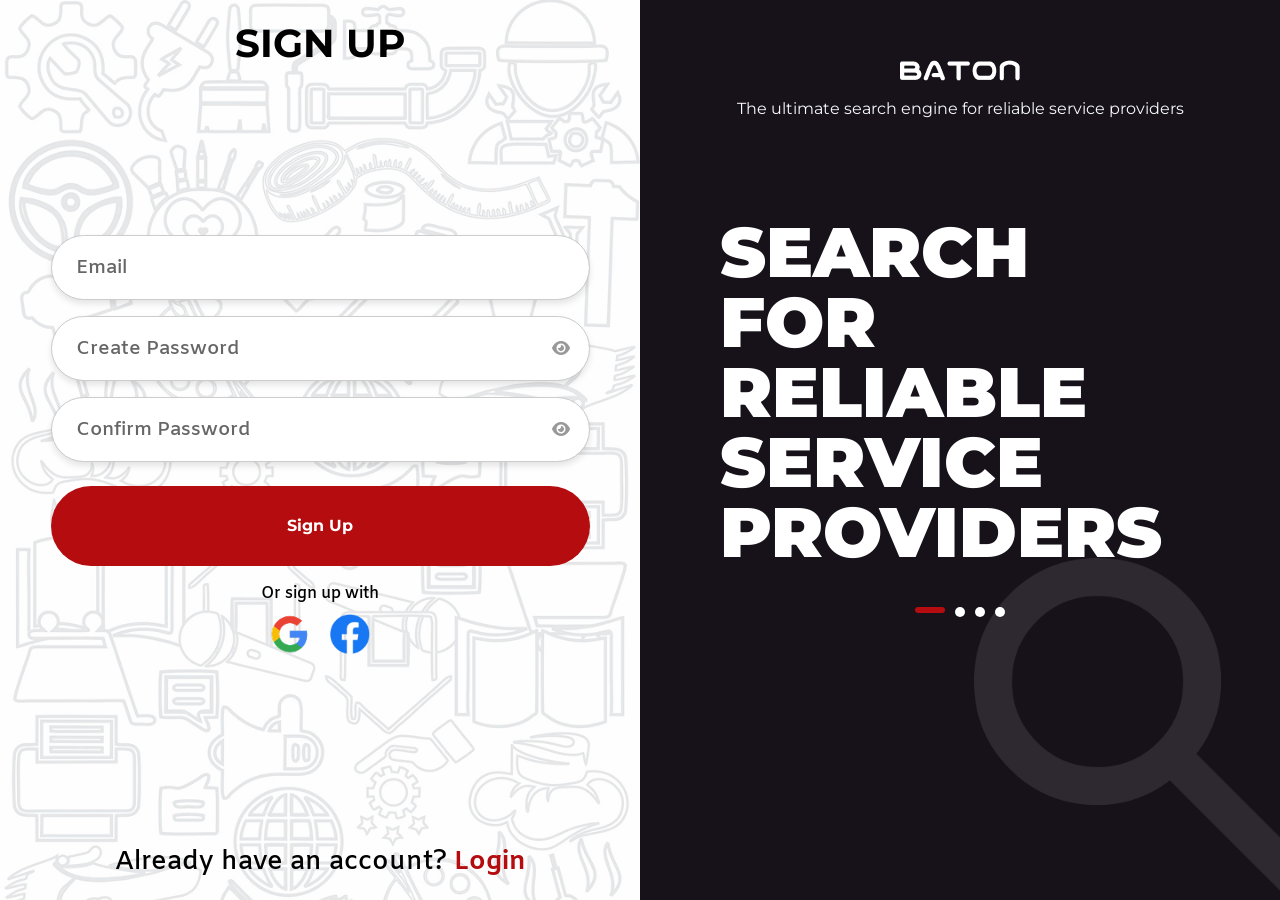
<file: index.html>
<!DOCTYPE html>
<html lang="en">

<head>
  <meta charset="UTF-8" />
  <meta name="viewport" content="width=device-width, initial-scale=1.0" />
  <title>Baton Sign Up</title>
  <link href="https://cdn.jsdelivr.net/npm/bootstrap@5.3.2/dist/css/bootstrap.min.css" rel="stylesheet" />
  <link href="https://cdnjs.cloudflare.com/ajax/libs/font-awesome/6.5.0/css/all.min.css" rel="stylesheet" />
  <link href="https://fonts.googleapis.com/css2?family=Amiko:wght@400;600&display=swap" rel="stylesheet" />
  <link href="https://fonts.googleapis.com/css2?family=Montserrat:wght@700&display=swap" rel="stylesheet" />


 <link href="assets/css/style.css" rel="stylesheet" />

</head>

<body>
  <div class="container-fluid h-100">
    <div class="row h-100">
      <!-- Left Panel -->




      <div class="col-md-6 left-panel d-flex flex-column justify-content-between h-100 p-0">

        <!-- TOP SECTION -->
        <div class="text-center  p-4">
          <h2 class="button-big m-0">SIGN UP</h2>
        </div>

        <!-- MIDDLE SECTION -->
        <div class="form-wrapper">
          <form>
            <input type="email" class="form-control mb-3 custom-input" placeholder="Email">

            <div class="password-wrapper mb-3">
              <input type="password" class="form-control custom-input" id="password" placeholder="Create Password">
              <i class="fa fa-eye toggle-password" onclick="toggleVisibility('password', this)"></i>
            </div>

            <div class="password-wrapper mb-4">
              <input type="password" class="form-control custom-input" id="confirmPassword"
                placeholder="Confirm Password">
              <i class="fa fa-eye toggle-password" onclick="toggleVisibility('confirmPassword', this)"></i>
            </div>

            <button type="submit" class="btn baton text-white mb-3" style="
        font-family: 'Montserrat', sans-serif;
        width: 539px;
        height: 80px;
        border-radius: 48.56px;
        border-width: 1.62px;
        font-weight: bold;">
              Sign Up
            </button>
          </form>

          <p class="text-center text-black fw-semibold mb-2" style="font-family: 'Amiko', sans-serif;">Or sign up with
          </p>

          <div class="social-icons d-flex justify-content-center mb-4">
            <img src="assets/images/icons/google.png" alt="Google"
              style="width: 40px; height: 40px; margin: 0 10px; cursor: pointer;">
            <img src="assets/images/icons/facebook.png" alt="Facebook"
              style="width: 40px; height: 40px; margin: 0 10px; cursor: pointer;">
          </div>
        </div>

        <!-- BOTTOM SECTION -->
        <div class="text-center p-4">
          <small style="
      font-family: 'Amiko', sans-serif;
      font-weight: 600;
      font-size: 25.9px;
      line-height: 100%;
      letter-spacing: 0;
      text-align: center;
      color: #000000;">
            Already have an account?
            <a href="login.html" class="fw-bold text-decoration-none batonText">Login</a>
          </small>
        </div>

      </div>




      <!-- Right Panel -->
      <div class="col-md-6 right-panel position-relative">
        <!-- Backgrounds for each slide -->
        <div id="slide1-background" class="slide-bg slide1-bg"></div>
        <div id="slide2-background" class="slide-bg slide2-bg"></div>
        <div id="slide3-background" class="slide-bg slide3-bg"></div>
        <div id="slide4-background" class="slide-bg slide4-bg"></div>

        <!-- Foreground content -->
        <!-- Foreground content -->
<div class="text-center position-relative" style="z-index: 2;">
  <img src="assets/images/logo/BATON.png" alt="Baton Logo" class="mb-3" style="max-width: 200px;" />
  <p class="text-light">The ultimate search engine for reliable service providers</p>

  <div id="customCarousel" class="carousel slide carousel-fade flex-grow-1" data-bs-ride="carousel" data-bs-interval="3000">
    <div class="carousel-inner carousel-content">
      <div class="carousel-item active">
        <h1 class="hero-text">Search for reliable service providers</h1>
      </div>
      <div class="carousel-item">
        <h1 class="hero-text">Find trusted experts instantly</h1>
      </div>
      <div class="carousel-item">
        <h1 class="hero-text">Book verified services with ease</h1>
      </div>
      <div class="carousel-item">
        <h1 class="hero-text">Your trusted Baton companion</h1>
      </div>
    </div>
  </div>

  <div class="slider-indicators">
    <div class="custom-indicator active"></div>
    <div class="custom-indicator inactive"></div>
    <div class="custom-indicator inactive"></div>
    <div class="custom-indicator inactive"></div>
  </div>
</div>



      </div>
    </div>

    <!-- Bootstrap JS + Indicator Sync Script -->
    <script src="https://cdn.jsdelivr.net/npm/bootstrap@5.3.2/dist/js/bootstrap.bundle.min.js"></script>


  <script src="assets/js/auth.js"></script>





</body>

</html>
</file>
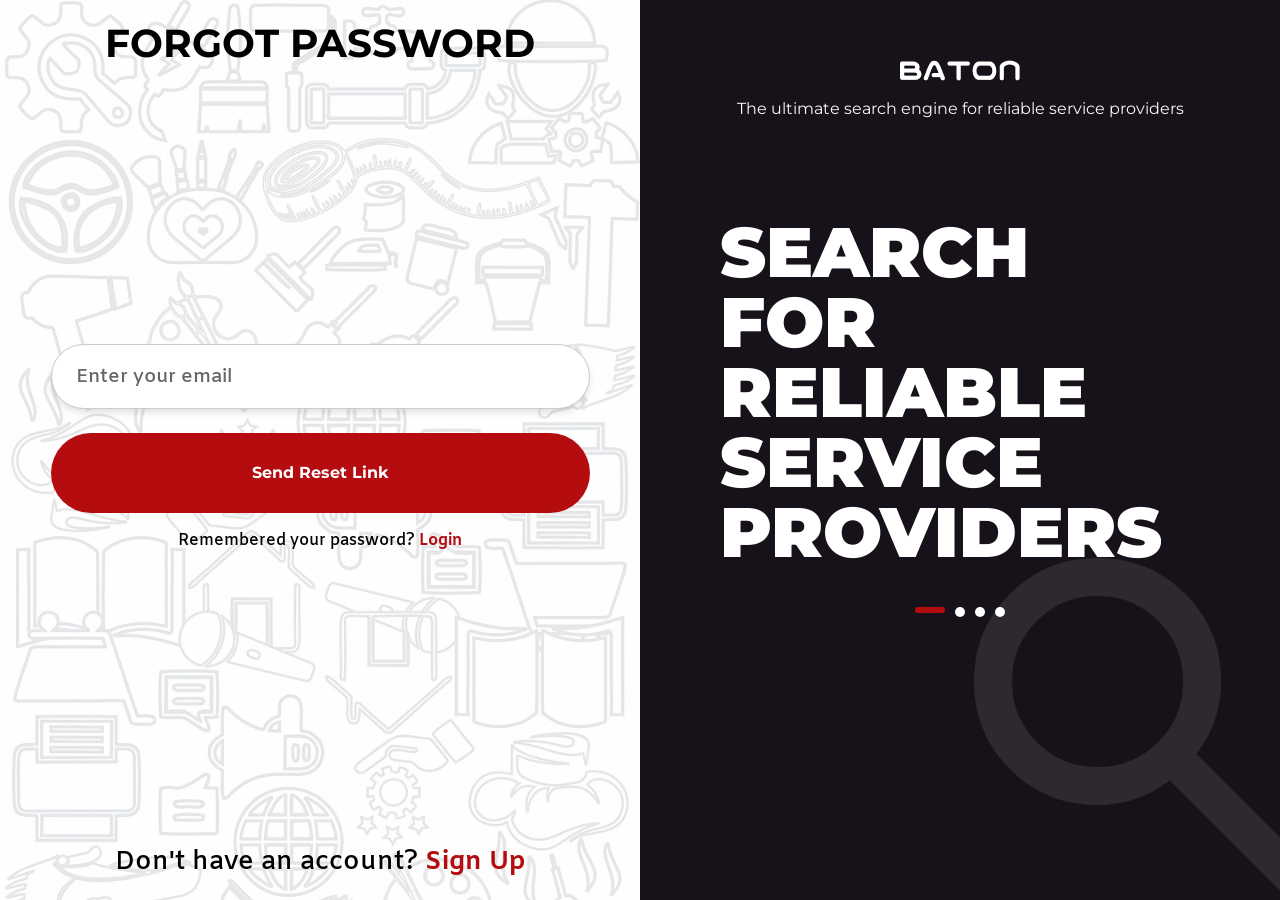
<file: forgot-password.html>
<!DOCTYPE html>
<html lang="en">

<head>
  <meta charset="UTF-8" />
  <meta name="viewport" content="width=device-width, initial-scale=1.0" />
  <title>Forgot Password - Baton</title>

  <!-- External Styles -->
  <link href="https://cdn.jsdelivr.net/npm/bootstrap@5.3.2/dist/css/bootstrap.min.css" rel="stylesheet" />
  <link href="https://cdnjs.cloudflare.com/ajax/libs/font-awesome/6.5.0/css/all.min.css" rel="stylesheet" />
  <link href="https://fonts.googleapis.com/css2?family=Amiko:wght@400;600&display=swap" rel="stylesheet" />
  <link href="https://fonts.googleapis.com/css2?family=Montserrat:wght@700&display=swap" rel="stylesheet" />
  <link href="assets/css/style.css" rel="stylesheet" />
</head>

<body>
  <div class="container-fluid h-100">
    <div class="row h-100">
      
      <!-- Left Panel -->
      <div class="col-md-6 left-panel d-flex flex-column justify-content-between h-100 p-0">
        
        <!-- TOP SECTION -->
        <div class="text-center p-4">
          <h2 class="button-big m-0">FORGOT PASSWORD</h2>
        </div>

        <!-- MIDDLE SECTION -->
        <div class="form-wrapper">
          <form>
            <input type="email" class="form-control mb-4 custom-input" placeholder="Enter your email" />

            <button type="submit" class="btn baton text-white mb-3" style="
              font-family: 'Montserrat', sans-serif;
              width: 539px;
              height: 80px;
              border-radius: 48.56px;
              border-width: 1.62px;
              font-weight: bold;">
              Send Reset Link
            </button>
          </form>

          <p class="text-center text-black fw-semibold" style="font-family: 'Amiko', sans-serif;">
            Remembered your password?
            <a href="login.html" class="fw-bold text-decoration-none batonText">Login</a>
          </p>
        </div>

        <!-- BOTTOM SECTION -->
        <div class="text-center p-4">
          <small style="
            font-family: 'Amiko', sans-serif;
            font-weight: 600;
            font-size: 25.9px;
            line-height: 100%;
            letter-spacing: 0;
            text-align: center;
            color: #000000;">
            Don't have an account?
            <a href="signup.html" class="fw-bold text-decoration-none batonText">Sign Up</a>
          </small>
        </div>

      </div>

      <!-- Right Panel -->
      <div class="col-md-6 right-panel position-relative">
        <!-- Backgrounds for slides -->
        <div id="slide1-background" class="slide-bg slide1-bg"></div>
        <div id="slide2-background" class="slide-bg slide2-bg"></div>
        <div id="slide3-background" class="slide-bg slide3-bg"></div>
        <div id="slide4-background" class="slide-bg slide4-bg"></div>

        <!-- Foreground content -->
        <div class="text-center position-relative" style="z-index: 2;">
          <img src="assets/images/logo/BATON.png" alt="Baton Logo" class="mb-3" style="max-width: 200px;" />
          <p class="text-light">The ultimate search engine for reliable service providers</p>

          <div id="customCarousel" class="carousel slide carousel-fade flex-grow-1" data-bs-ride="carousel" data-bs-interval="3000">
            <div class="carousel-inner carousel-content">
              <div class="carousel-item active">
                <h1 class="hero-text">Search for reliable service providers</h1>
              </div>
              <div class="carousel-item">
                <h1 class="hero-text">Find trusted experts instantly</h1>
              </div>
              <div class="carousel-item">
                <h1 class="hero-text">Book verified services with ease</h1>
              </div>
              <div class="carousel-item">
                <h1 class="hero-text">Your trusted Baton companion</h1>
              </div>
            </div>
          </div>

          <div class="slider-indicators">
            <div class="custom-indicator active"></div>
            <div class="custom-indicator inactive"></div>
            <div class="custom-indicator inactive"></div>
            <div class="custom-indicator inactive"></div>
          </div>
        </div>
      </div>
    </div>
  </div>

  <!-- Bootstrap & Custom JS -->
  <script src="https://cdn.jsdelivr.net/npm/bootstrap@5.3.2/dist/js/bootstrap.bundle.min.js"></script>
  <script src="assets/js/auth.js"></script>
</body>

</html>
</file>
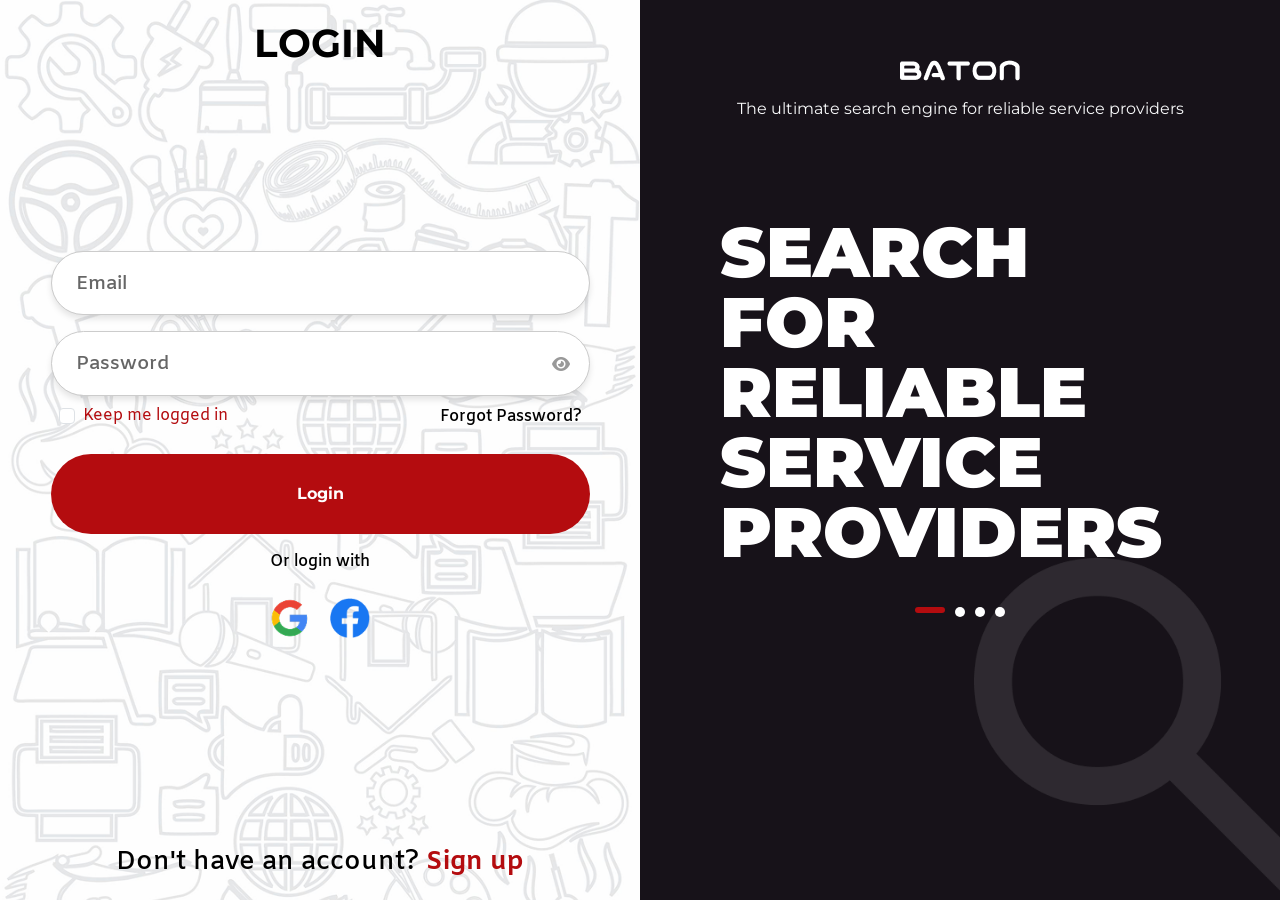
<file: login.html>
<!DOCTYPE html>
<html lang="en">

<head>
  <meta charset="UTF-8" />
  <meta name="viewport" content="width=device-width, initial-scale=1.0" />
  <title>Baton Login</title>

  <!-- Bootstrap & Fonts -->
  <link href="https://cdn.jsdelivr.net/npm/bootstrap@5.3.2/dist/css/bootstrap.min.css" rel="stylesheet" />
  <link href="https://cdnjs.cloudflare.com/ajax/libs/font-awesome/6.5.0/css/all.min.css" rel="stylesheet" />
  <link href="https://fonts.googleapis.com/css2?family=Amiko:wght@400;600&display=swap" rel="stylesheet" />
  <link href="https://fonts.googleapis.com/css2?family=Montserrat:wght@700&display=swap" rel="stylesheet" />

  <!-- Custom CSS -->
  <link href="assets/css/style.css" rel="stylesheet" />
</head>

<body>
  <div class="container-fluid h-100">
    <div class="row h-100">

      <!-- Left Panel -->
      <div class="col-md-6 left-panel d-flex flex-column justify-content-between h-100 p-0">

        <!-- TOP SECTION -->
        <div class="text-center p-4">
          <h2 class="button-big m-0">LOGIN</h2>
        </div>

        <!-- MIDDLE SECTION -->
        <div class="form-wrapper">
          <form>
            <input type="email" class="form-control mb-3 custom-input" placeholder="Email" />

            <div class="password-wrapper mb-2">
              <input type="password" class="form-control custom-input" id="password" placeholder="Password" />
              <i class="fa fa-eye toggle-password" onclick="toggleVisibility('password', this)"></i>
            </div>

           <div class="d-flex justify-content-between align-items-center mb-4 px-2" style="font-family: 'Amiko', sans-serif;">
  <div class="form-check">
    <input class="form-check-input checkbox-shadow" type="checkbox" id="keepLoggedIn">
    <label class="form-check-label batonText" for="keepLoggedIn">Keep me logged in</label>
  </div>
  <div>
    <a href="forgot-password.html" class="text-decoration-none text-black fw-semibold">Forgot Password?</a>
  </div>
</div>


            <button type="submit" class="btn baton text-white mb-3" style="
              font-family: 'Montserrat', sans-serif;
              width: 539px;
              height: 80px;
              border-radius: 48.56px;
              border-width: 1.62px;
              font-weight: bold;">
              Login
            </button>
          </form>

          <p class="text-center text-black fw-semibold mb-4" style="font-family: 'Amiko', sans-serif;">
            Or login with
          </p>

          <div class="social-icons d-flex justify-content-center mb-4">
            <img src="assets/images/icons/google.png" alt="Google"
              style="width: 40px; height: 40px; margin: 0 10px; cursor: pointer;">
            <img src="assets/images/icons/facebook.png" alt="Facebook"
              style="width: 40px; height: 40px; margin: 0 10px; cursor: pointer;">
          </div>
        </div>

        <!-- BOTTOM SECTION -->
        <div class="text-center p-4">
          <small style="
            font-family: 'Amiko', sans-serif;
            font-weight: 600;
            font-size: 25.9px;
            line-height: 100%;
            text-align: center;
            color: #000000;">
            Don't have an account?
            <a href="signup.html" class="fw-bold text-decoration-none batonText">Sign up</a>
          </small>
        </div>
      </div>

      <!-- Right Panel -->
      <div class="col-md-6 right-panel position-relative">
        <!-- Slide Backgrounds -->
        <div id="slide1-background" class="slide-bg slide1-bg"></div>
        <div id="slide2-background" class="slide-bg slide2-bg"></div>
        <div id="slide3-background" class="slide-bg slide3-bg"></div>
        <div id="slide4-background" class="slide-bg slide4-bg"></div>

        <!-- Foreground Content -->
        <div class="text-center position-relative" style="z-index: 2;">
          <img src="assets/images/logo/BATON.png" alt="Baton Logo" class="mb-3" style="max-width: 200px;" />
          <p class="text-light">The ultimate search engine for reliable service providers</p>

          <div id="customCarousel" class="carousel slide carousel-fade flex-grow-1" data-bs-ride="carousel" data-bs-interval="3000">
            <div class="carousel-inner carousel-content">
              <div class="carousel-item active">
                <h1 class="hero-text">Search for reliable service providers</h1>
              </div>
              <div class="carousel-item">
                <h1 class="hero-text">Find trusted experts instantly</h1>
              </div>
              <div class="carousel-item">
                <h1 class="hero-text">Book verified services with ease</h1>
              </div>
              <div class="carousel-item">
                <h1 class="hero-text">Your trusted Baton companion</h1>
              </div>
            </div>
          </div>

          <div class="slider-indicators">
            <div class="custom-indicator active"></div>
            <div class="custom-indicator inactive"></div>
            <div class="custom-indicator inactive"></div>
            <div class="custom-indicator inactive"></div>
          </div>
        </div>
      </div>
    </div>
  </div>

  <!-- Scripts -->
  <script src="https://cdn.jsdelivr.net/npm/bootstrap@5.3.2/dist/js/bootstrap.bundle.min.js"></script>
  <script src="assets/js/auth.js"></script>
</body>

</html>
</file>
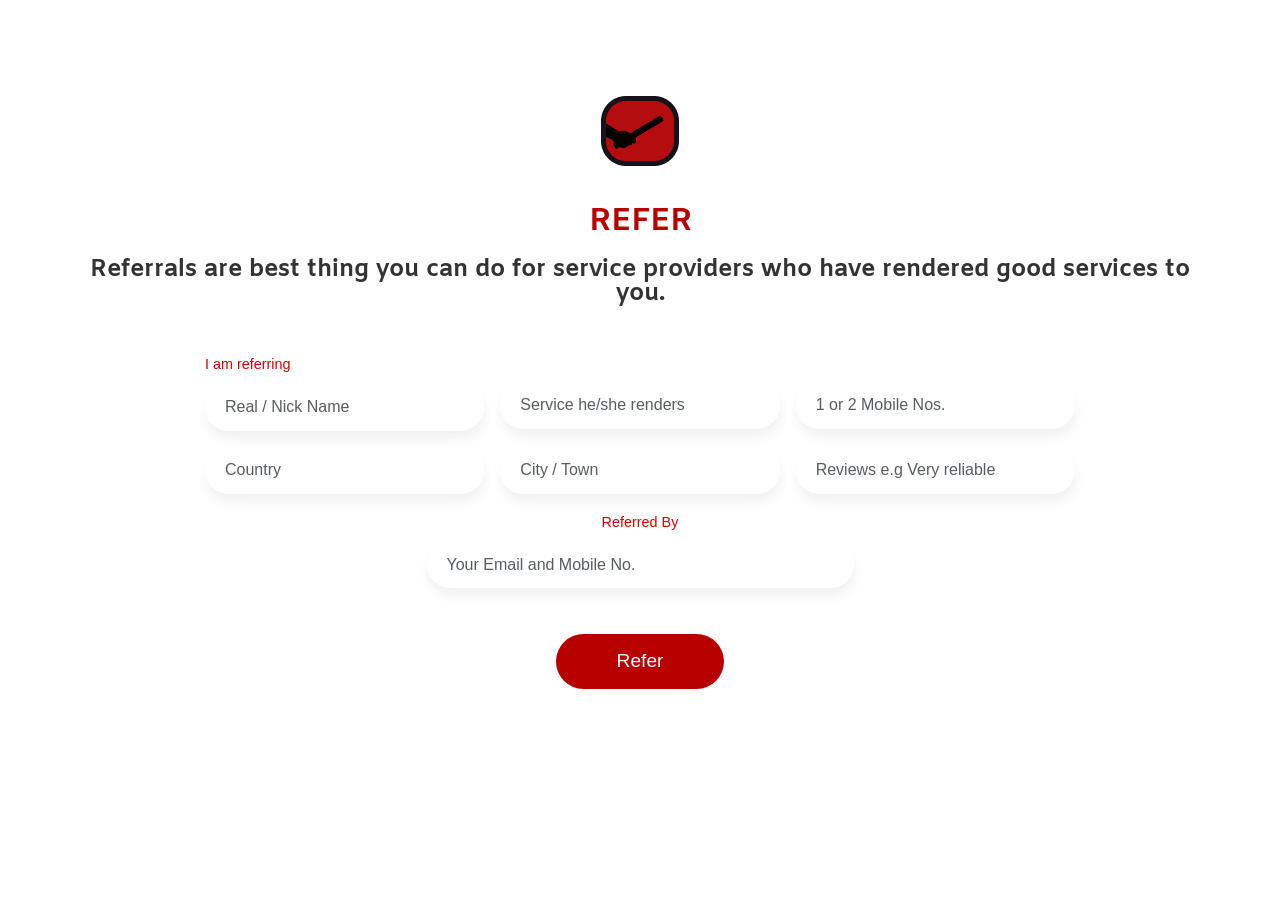
<file: refer.html>
<!DOCTYPE html>
<html lang="en">

<head>
    <meta charset="UTF-8">
    <meta name="viewport" content="width=device-width, initial-scale=1">
    <title>Refer Form</title>
    <link href="https://cdn.jsdelivr.net/npm/bootstrap@5.3.3/dist/css/bootstrap.min.css" rel="stylesheet">
    <link href="https://fonts.googleapis.com/css2?family=Amiko:wght@400;600;700&display=swap" rel="stylesheet">

    <style>
        body {
            background-color: #fff;
            font-family: 'Segoe UI', sans-serif;
        }

      .form-control {
    border-radius: 50px;
    padding-left: 20px;
    height: 47px;
    width: 100%; /* Take full width of column */
    max-width: 100%; /* No restriction */
    font-size: 1rem;
    background-color: white;
    box-shadow: 1px 8px 12px rgba(0, 0, 0, 0.06);
    border: none;
}



        .form-control:focus {
            border-color: #b80000;
            box-shadow: 0 0 0 0.2rem rgba(184, 0, 0, 0.25);
        }


        .form-label {
            font-size: 0.9rem;
            color: #d00;
        }

        .refer-btn {
            background-color: #b80000;
            color: #fff;
            border-radius: 40px;
            padding: 12px 60px;
            font-size: 1.2rem;
            margin-top: 30px;
        }

        .refer-btn:hover {
            background-color: #900;
        }



        .logo-box img {
            width: 40px;
        }

        .refer-heading {
            font-family: 'Amiko', sans-serif;
            font-weight: 700;
            /* Bold */
            font-size: 32px;
            line-height: 1;
            /* 100% */
            text-align: center;
            color: #b80000;
            letter-spacing: normal;
            /* or adjust if needed */
            margin: 0;
            /* optional: remove default h2 margin */
            padding-top: 40px;
        }

        .form-section {
            max-width: 900px;
            margin: auto;
            padding: 30px 15px;
        }

        .custom-text {
            font-family: 'Amiko', sans-serif;
            font-weight: 700;
            font-style: normal;
            font-size: 24px;
            line-height: 1;
            /* 100% */
            letter-spacing: 0;
            text-align: center;
            color: #333;
            /* You can customize the color */
            padding-top: 20px;
        }
    </style>
</head>

<body>

    <div class="container text-center mt-5">
        <div class="pt-5">
            <!-- Replace with actual icon if available -->
            <img src="assets/images/search/search-1.png" alt="Handshake Icon" />
        </div>
        <h2 class="refer-heading">REFER</h2>
        <p class="custom-text">Referrals are best thing you can do for service providers who have rendered good services
            to you.
        </p>

    </div>

    <div class="form-section">
        <form>
            <div class="row g-3">
                <div class="col-md-4">
                    <label class="form-label">I am referring</label>
                    <input type="text" class="form-control" placeholder="Real / Nick Name">
                </div>
                <div class="col-md-4">
                    <label class="form-label d-block">&nbsp;</label>
                    <input type="text" class="form-control" placeholder="Service he/she renders">
                </div>
                <div class="col-md-4">
                    <label class="form-label d-block">&nbsp;</label>
                    <input type="text" class="form-control" placeholder="1 or 2 Mobile Nos.">
                </div>

                <div class="col-md-4">
                    <input type="text" class="form-control" placeholder="Country">
                </div>
                <div class="col-md-4">
                    <input type="text" class="form-control" placeholder="City / Town">
                </div>




                <div class="col-md-4">
                    
                    <input type="text" class="form-control" placeholder="Reviews e.g Very reliable">
                </div>

                <div class="col-md-6 offset-md-3 text-center">
                    <label class="form-label">Referred By</label>
                    <input type="text" class="form-control" placeholder="Your Email and Mobile No.">
                </div>

                <div class="text-center">
                    <button type="submit" class="btn refer-btn">Refer</button>
                </div>


            </div>

        </form>
    </div>

</body>

</html>
</file>
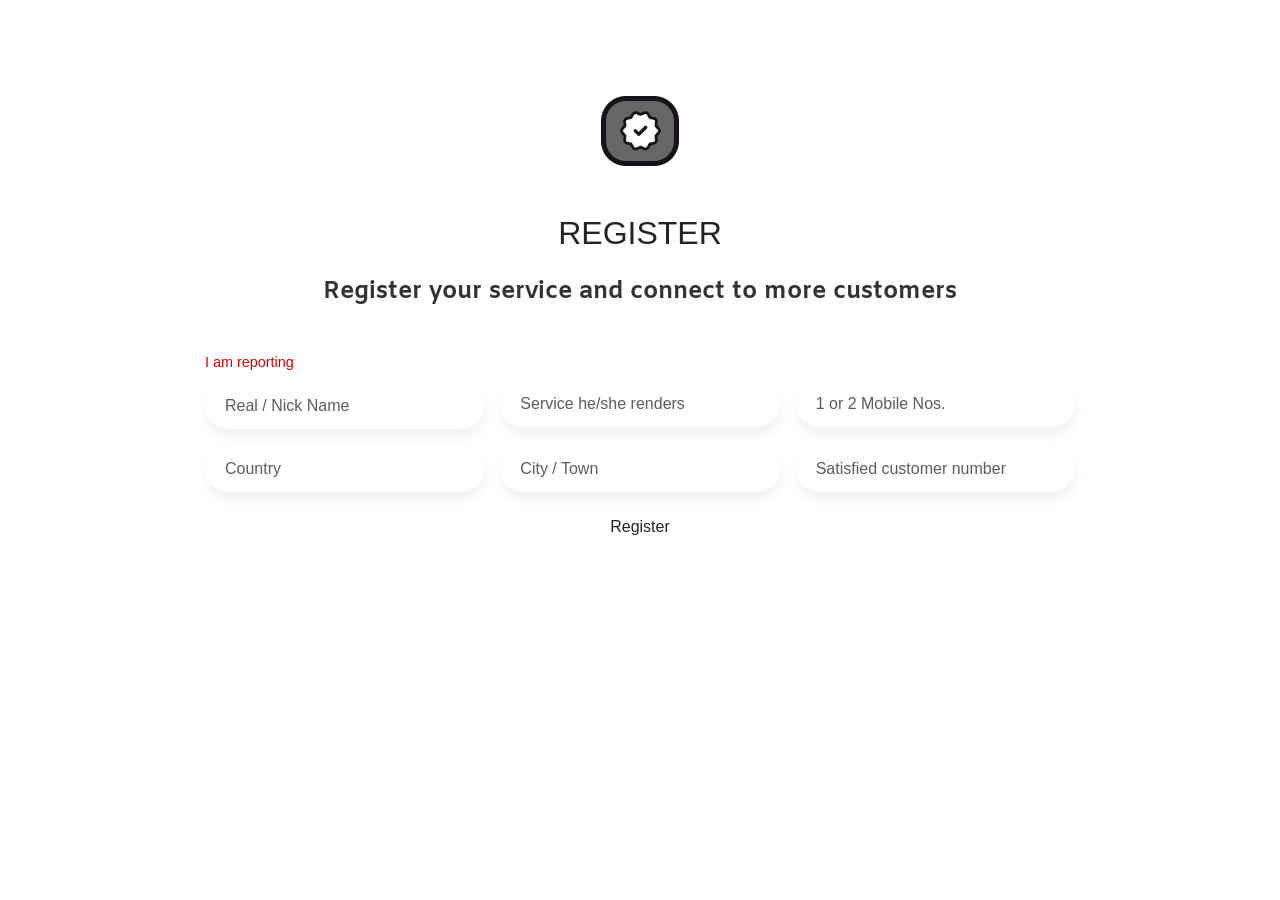
<file: register.html>
<!DOCTYPE html>
<html lang="en">

<head>
    <meta charset="UTF-8">
    <meta name="viewport" content="width=device-width, initial-scale=1">
    <title>Refer Form</title>
    <link href="https://cdn.jsdelivr.net/npm/bootstrap@5.3.3/dist/css/bootstrap.min.css" rel="stylesheet">
    <link href="https://fonts.googleapis.com/css2?family=Amiko:wght@400;600;700&display=swap" rel="stylesheet">

    <style>
        body {
            background-color: #fff;
            font-family: 'Segoe UI', sans-serif;
        }

      .form-control {
    border-radius: 50px;
    padding-left: 20px;
    height: 47px;
    width: 100%; /* Take full width of column */
    max-width: 100%; /* No restriction */
    font-size: 1rem;
    background-color: white;
    box-shadow: 1px 8px 12px rgba(0, 0, 0, 0.06);
    border: none;
}



        .form-control:focus {
            border-color: #b80000;
            box-shadow: 0 0 0 0.2rem rgba(184, 0, 0, 0.25);
        }


        .form-label {
            font-size: 0.9rem;
            color: #d00;
        }

        .refer-btn {
            background-color: #666666;
            color: #fff;
            border-radius: 40px;
            padding: 12px 60px;
            font-size: 1.2rem;
            margin-top: 30px;
        }
        .report-btn {
            background-color: #311B15;
            color: #fff;
            border-radius: 40px;
            padding: 12px 60px;
            font-size: 1.2rem;
            margin-top: 30px;
        }

        .refer-btn:hover {
            background-color: #474545;
        }



        .logo-box img {
            width: 40px;
        }

        .refer-heading {
            font-family: 'Amiko', sans-serif;
            font-weight: 700;
            /* Bold */
            font-size: 32px;
            line-height: 1;
            /* 100% */
            text-align: center;
            color: #b80000;
            letter-spacing: normal;
            /* or adjust if needed */
            margin: 0;
            /* optional: remove default h2 margin */
            padding-top: 40px;
        }

        .form-section {
            max-width: 900px;
            margin: auto;
            padding: 30px 15px;
        }

        .custom-text {
            font-family: 'Amiko', sans-serif;
            font-weight: 700;
            font-style: normal;
            font-size: 24px;
            line-height: 1;
            /* 100% */
            letter-spacing: 0;
            text-align: center;
            color: #333;
            /* You can customize the color */
            padding-top: 20px;
        }
    </style>
</head>

<body>

    <div class="container text-center mt-5">
        <div class="pt-5">
            <!-- Replace with actual icon if available -->
            <img src="assets/images/search/search-3.png" alt="Handshake Icon" />
        </div>
        <h2 class="pt-5">REGISTER</h2>
        <p class="custom-text">Register your service and connect to more customers
        </p>

    </div>

    <div class="form-section">
        <form>
            <div class="row g-3">
                <div class="col-md-4">
                    <label class="form-label">I am reporting</label>
                    <input type="text" class="form-control" placeholder="Real / Nick Name">
                </div>
                <div class="col-md-4">
                    <label class="form-label d-block">&nbsp;</label>
                    <input type="text" class="form-control" placeholder="Service he/she renders">
                </div>
                <div class="col-md-4">
                    <label class="form-label d-block">&nbsp;</label>
                    <input type="text" class="form-control" placeholder="1 or 2 Mobile Nos.">
                </div>

                <div class="col-md-4">
                    <input type="text" class="form-control" placeholder="Country">
                </div>
                <div class="col-md-4">
                    <input type="text" class="form-control" placeholder="City / Town">
                </div>

                <div class="col-md-4">
                    <input type="text" class="form-control" placeholder="Satisfied customer number">
                </div>
   
                <div class="text-center">
                    <button type="submit" class="btn register-btn">Register</button>
                </div>

            </div>

        </form>
    </div>

</body>

</html>
</file>
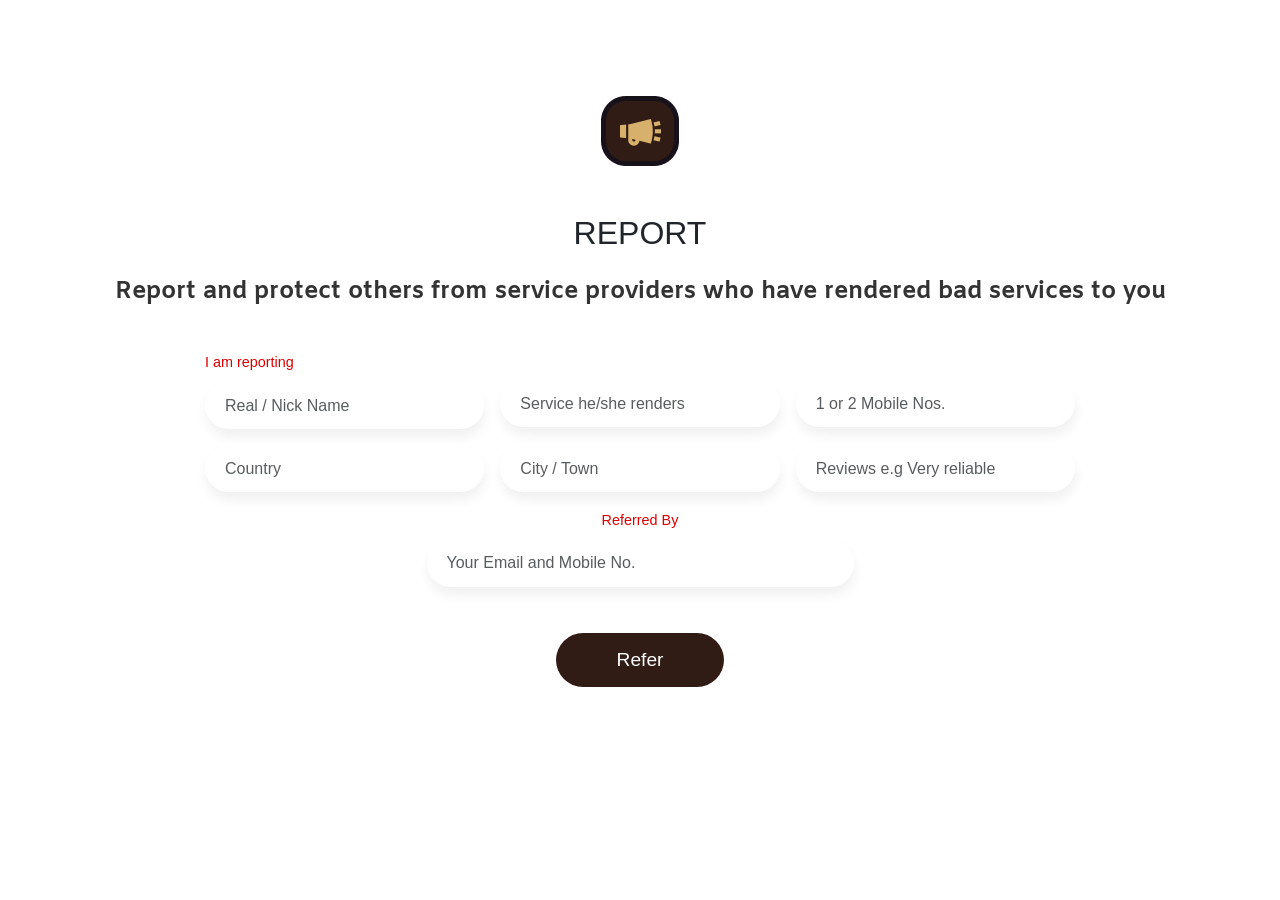
<file: report.html>
<!DOCTYPE html>
<html lang="en">

<head>
    <meta charset="UTF-8">
    <meta name="viewport" content="width=device-width, initial-scale=1">
    <title>Refer Form</title>
    <link href="https://cdn.jsdelivr.net/npm/bootstrap@5.3.3/dist/css/bootstrap.min.css" rel="stylesheet">
    <link href="https://fonts.googleapis.com/css2?family=Amiko:wght@400;600;700&display=swap" rel="stylesheet">

    <style>
        body {
            background-color: #fff;
            font-family: 'Segoe UI', sans-serif;
        }

      .form-control {
    border-radius: 50px;
    padding-left: 20px;
    height: 47px;
    width: 100%; /* Take full width of column */
    max-width: 100%; /* No restriction */
    font-size: 1rem;
    background-color: white;
    box-shadow: 1px 8px 12px rgba(0, 0, 0, 0.06);
    border: none;
}



        .form-control:focus {
            border-color: #b80000;
            box-shadow: 0 0 0 0.2rem rgba(184, 0, 0, 0.25);
        }


        .form-label {
            font-size: 0.9rem;
            color: #d00;
        }

        .refer-btn {
            background-color: #b80000;
            color: #fff;
            border-radius: 40px;
            padding: 12px 60px;
            font-size: 1.2rem;
            margin-top: 30px;
        }
        .report-btn {
            background-color: #311B15;
            color: #fff;
            border-radius: 40px;
            padding: 12px 60px;
            font-size: 1.2rem;
            margin-top: 30px;
        }

        .refer-btn:hover {
            background-color: #311B15;
        }



        .logo-box img {
            width: 40px;
        }

        .refer-heading {
            font-family: 'Amiko', sans-serif;
            font-weight: 700;
            /* Bold */
            font-size: 32px;
            line-height: 1;
            /* 100% */
            text-align: center;
            color: #b80000;
            letter-spacing: normal;
            /* or adjust if needed */
            margin: 0;
            /* optional: remove default h2 margin */
            padding-top: 40px;
        }

        .form-section {
            max-width: 900px;
            margin: auto;
            padding: 30px 15px;
        }

        .custom-text {
            font-family: 'Amiko', sans-serif;
            font-weight: 700;
            font-style: normal;
            font-size: 24px;
            line-height: 1;
            /* 100% */
            letter-spacing: 0;
            text-align: center;
            color: #333;
            /* You can customize the color */
            padding-top: 20px;
        }
    </style>
</head>

<body>

    <div class="container text-center mt-5">
        <div class="pt-5">
            <!-- Replace with actual icon if available -->
            <img src="assets/images/search/search-2.png" alt="Handshake Icon" />
        </div>
        <h2 class="pt-5">REPORT</h2>
        <p class="custom-text">Report and protect others from service providers who have rendered bad services to you
        </p>

    </div>

    <div class="form-section">
        <form>
            <div class="row g-3">
                <div class="col-md-4">
                    <label class="form-label">I am reporting</label>
                    <input type="text" class="form-control" placeholder="Real / Nick Name">
                </div>
                <div class="col-md-4">
                    <label class="form-label d-block">&nbsp;</label>
                    <input type="text" class="form-control" placeholder="Service he/she renders">
                </div>
                <div class="col-md-4">
                    <label class="form-label d-block">&nbsp;</label>
                    <input type="text" class="form-control" placeholder="1 or 2 Mobile Nos.">
                </div>

                <div class="col-md-4">
                    <input type="text" class="form-control" placeholder="Country">
                </div>
                <div class="col-md-4">
                    <input type="text" class="form-control" placeholder="City / Town">
                </div>




                <div class="col-md-4">
                    
                    <input type="text" class="form-control" placeholder="Reviews e.g Very reliable">
                </div>

                <div class="col-md-6 offset-md-3 text-center">
                    <label class="form-label">Referred By</label>
                    <input type="text" class="form-control" placeholder="Your Email and Mobile No.">
                </div>

                <div class="text-center">
                    <button type="submit" class="btn report-btn">Refer</button>
                </div>


            </div>

        </form>
    </div>

</body>

</html>
</file>
<file: assets/css/style.css>
body,
html {
  height: 100%;
  margin: 0;
  font-family: 'Montserrat', sans-serif;
}

.left-panel {
  background: url('../images/baton background 1.png');
  background-size: cover;
  padding: 60px 40px;
  display: flex;
  flex-direction: column;
  justify-content: center;
  height: 100vh;
  color: white;
}

.form-wrapper {
  max-width: 539px;
  margin: 0 auto;
}

.custom-input {
  width: 539px;
  height: 64.74px;
  border-radius: 80.93px;
  border: 1.62px solid #ccc;
  background-color: white;
  box-shadow: 0 4px 6px rgba(0, 0, 0, 0.1);
  padding: 1rem 1.5rem;
  font-size: 1rem;
}

.custom-input::placeholder {
  font-family: 'Amiko', sans-serif;
  font-weight: 600;
  font-size: 19.42px;
  line-height: 100%;
  color: #666666;
}

.btn-signup {
  border-radius: 2rem;
  padding: 12px;
  font-weight: bold;
}

.social-icons i {
  font-size: 24px;
  margin: 0 10px;
  cursor: pointer;
}

.right-panel {
  color: white;
  padding: 60px 40px;
  display: flex;
  flex-direction: column;
  justify-content: space-between;
  height: 100vh;
  transition: background-color 0.5s ease-in-out;
}

.hero-text {
  font-weight: 900;
  font-size: 70px;
  line-height: 100%;
  text-transform: uppercase;
  text-align: left;
  padding-top: 5rem;
}

.slider-indicators {
  display: flex;
  gap: 10px;
  justify-content: center;
  margin-top: 2rem;
  margin-bottom: 20px;
}

.slider-indicators .active {
  width: 30px;
  height: 6px;
  background: #B40C0F;
  border-radius: 3px;
}

.slider-indicators .inactive {
  width: 10px;
  height: 10px;
  background: white;
  border-radius: 50%;
}

.custom-indicator {
  cursor: pointer;
}

.carousel-content {
  flex-grow: 1;
  display: flex;
  align-items: center;
  justify-content: flex-start;
  text-align: left;
  padding: 0 40px;
}

.baton {
  background-color: #B40C0F;
  border: none;
  transition: background-color 0.3s ease;
}

.baton:hover {
  background-color: #990b0d;
  color: white;
}

.batonText {
  color: #B40C0F;
}

.button-big {
  font-family: 'Montserrat', sans-serif;
  font-weight: 700;
  font-size: 38.85px;
  line-height: 100%;
  color: #000000;
  text-align: center;
  text-transform: uppercase;
}

.password-wrapper {
  position: relative;
}

.toggle-password {
  position: absolute;
  top: 50%;
  right: 20px;
  transform: translateY(-50%);
  cursor: pointer;
  color: #999;
}

input[type="password"]::-ms-reveal,
input[type="password"]::-ms-clear {
  display: none;
}

input[type="password"]::-webkit-contacts-auto-fill-button,
input[type="password"]::-webkit-credentials-auto-fill-button {
  visibility: hidden;
  display: none !important;
  pointer-events: none;
  height: 0;
  width: 0;
  margin: 0;
}

.slide-bg {
  position: absolute;
  width: 357px;
  height: 342px;
  background-size: contain;
  background-repeat: no-repeat;
  background-position: bottom right;
  opacity: 0.4;
  z-index: 1;
  pointer-events: none;
  display: none;
}

.slide1-bg {
  background-image: url('../images/bg-image/slide1-image.png');
  right: 0;
  bottom: 0;
}

.slide2-bg {
  background-image: url('../images/bg-image/slide2-image.png');
  left: 0;
  bottom: 0;
}

.slide3-bg {
  background-image: url('../images/bg-image/slide3-image.png');
  left: 0;
  bottom: 0;
}

.slide4-bg {
  background-image: url('../images/bg-image/slide4-image.png');
  right: 0;
  bottom: 0;
}
</file>
